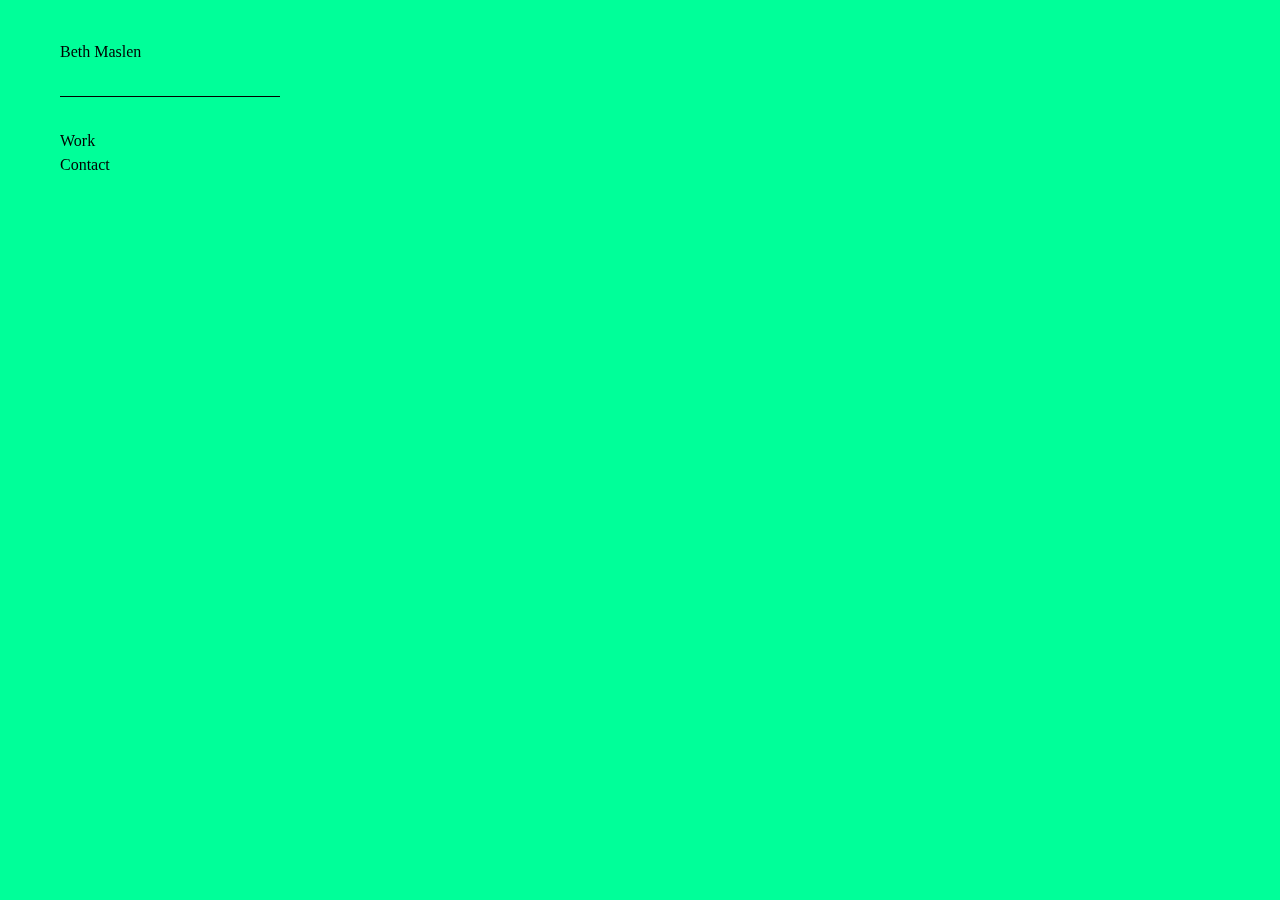
<file: index.html>
<!DOCTYPE html>

<html lang="en">

<head>
  <meta charset="utf-8" />
  <title>Beth Maslen</title>
  <meta name="viewport" content="width=device-width, initial-scale=1.0" />
  <link rel="stylesheet" href="styles.css" />
  <link rel="icon" type="image/x-icon" href="/bm-fav.ico">
</head>

<body>
  <div class="floating-frame" role="navigation" aria-label="Main Navigation">
    <span>
      Beth Maslen
    </span>

    <hr class="menu-hr" />

    <a href="bethmaslen.github.io/work">Work</a><br />
    <a href="mailto:info@bethmaslen.com">Contact</a><br />
  </div>
</body>

</html>
</file>
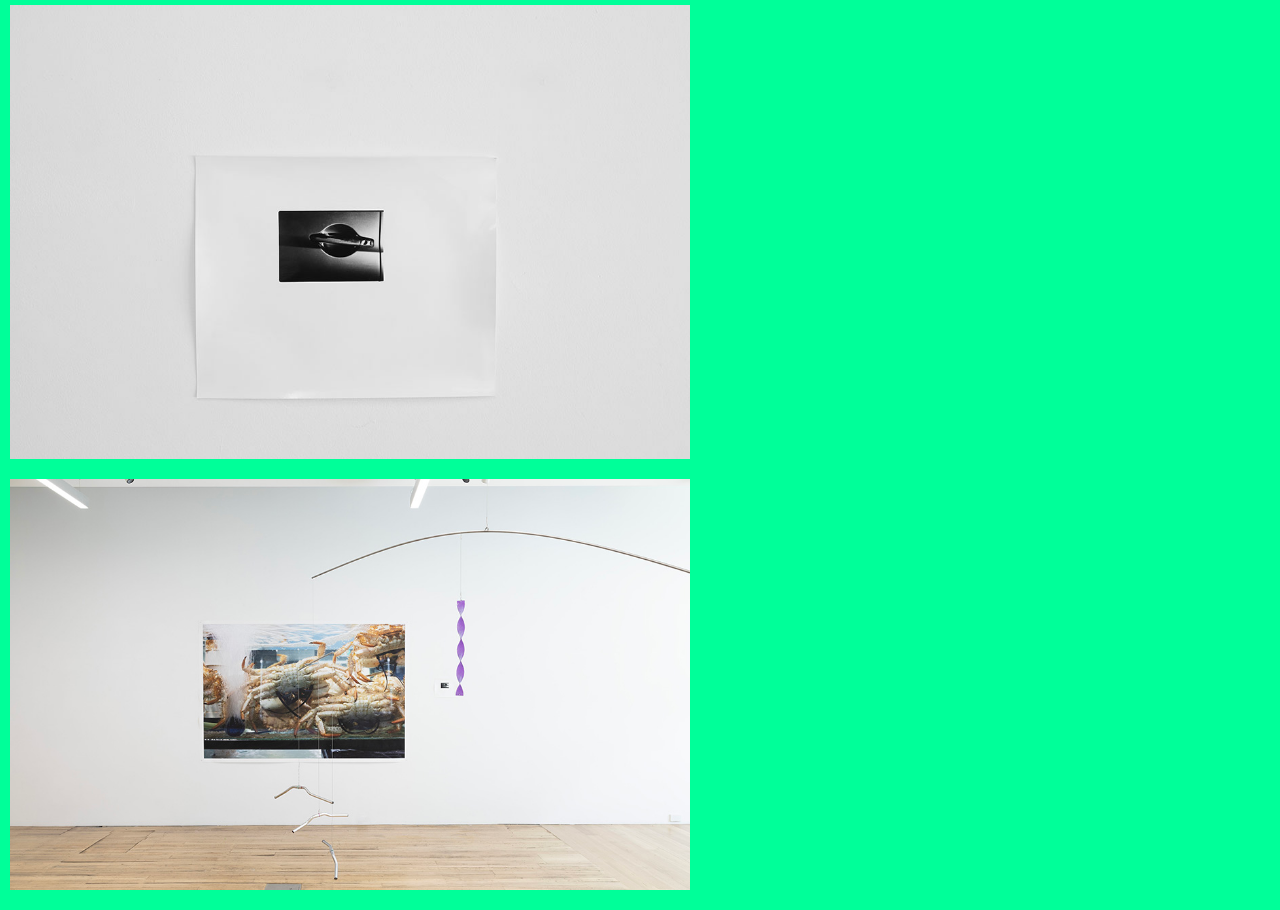
<file: work/500-roses.html>
<!doctype html>
<html lang="en">

<head>
  <meta charset="utf-8">
  <title>500 roses</title>
  <meta name="robots" content="noindex">
  <meta name="viewport" content="width=device-width, initial-scale=1.0" />
  <link rel="stylesheet" href="/styles.css" />
</head>

<body class="body-work">
  <div class="content-body">
    <img src="assets/500-roses/IMG_0771.JPG" alt="">
    <img src="assets/500-roses/IMG_0774.jpg" alt="">
    <img src="assets/500-roses/IMG_0780.jpg" alt="">
    <img src="assets/500-roses/IMG_0785.jpg" alt="">
    <img src="assets/500-roses/IMG_0807.jpg" alt="">
    <img src="assets/500-roses/IMG_0808.jpg" alt="">
    <img src="assets/500-roses/IMG_0809.JPG" alt="">
    <img src="assets/500-roses/IMG_0811.jpg" alt="">
    <img src="assets/500-roses/IMG_0831.jpg" alt="">
    <img src="assets/500-roses/IMG_0832.JPG" alt="">
    <img src="assets/500-roses/IMG_0855.jpg" alt="">
    <img src="assets/500-roses/IMG_0872.JPG" alt="">
    <img src="assets/500-roses/IMG_0883.jpg" alt="">
    <img src="assets/500-roses/IMG_0895.jpg" alt="">
    <img src="assets/500-roses/IMG_0918.JPG" alt="">
    <img src="assets/500-roses/IMG_0922.jpg" alt="">
    <img src="assets/500-roses/IMG_0924.jpg" alt="">

    <hr class="work-hr" />
    <p>
      A large sculpture rotating in part with studio debris whilst a steady observer looks on. All doors stay open.
    </p>
    <hr class="work-hr" />

    <p>
      <a href="#" id="reset-link">
        << </a>
    </p>

  </div>

  <script>
    document.getElementById('reset-link').addEventListener('click', function (event) {
      event.preventDefault();
      parent.document.getElementById('content-frame').src = '';
      parent.document.querySelector('.menu').style.display = 'block';
    });
  </script>
  </div>
</body>

</html>
</file>
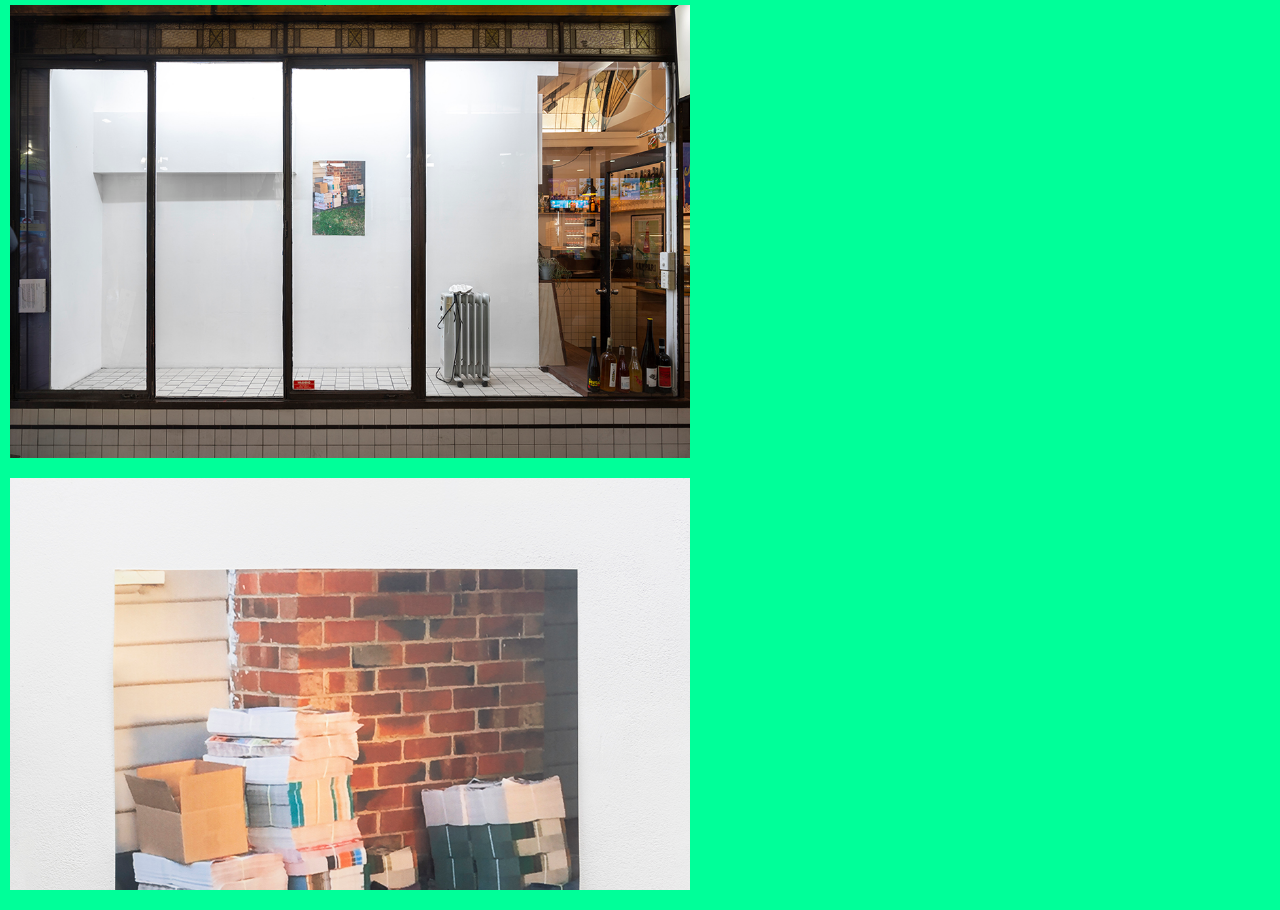
<file: work/come-with.html>
<!DOCTYPE html>
<html lang="en">

<head>
  <meta charset="utf-8" />
  <title>Come with me</title>
  <meta name="robots" content="noindex" />
  <meta name="viewport" content="width=device-width, initial-scale=1.0" />
  <link rel="stylesheet" href="/styles.css" />
</head>

<body class="body-work">
  <div class="content-body">
    <img src="assets/come-with/9565.jpg" alt="" />
    <img src="assets/come-with/9583.jpg" alt="" />
    <img src="assets/come-with/9592.jpg" alt="" />

    <hr class="work-hr" />

    <p>Accompanied by a short story written by Emma Nixon</p>

    <hr class="work-hr" />

    <p>
      <a href="#" id="reset-link">
        << </a>
    </p>

  </div>

  <script>
    document.getElementById('reset-link').addEventListener('click', function (event) {
      event.preventDefault();
      parent.document.getElementById('content-frame').src = '';
      parent.document.querySelector('.menu').style.display = 'block';
    });
  </script>

  </div>
</body>

</html>
</file>
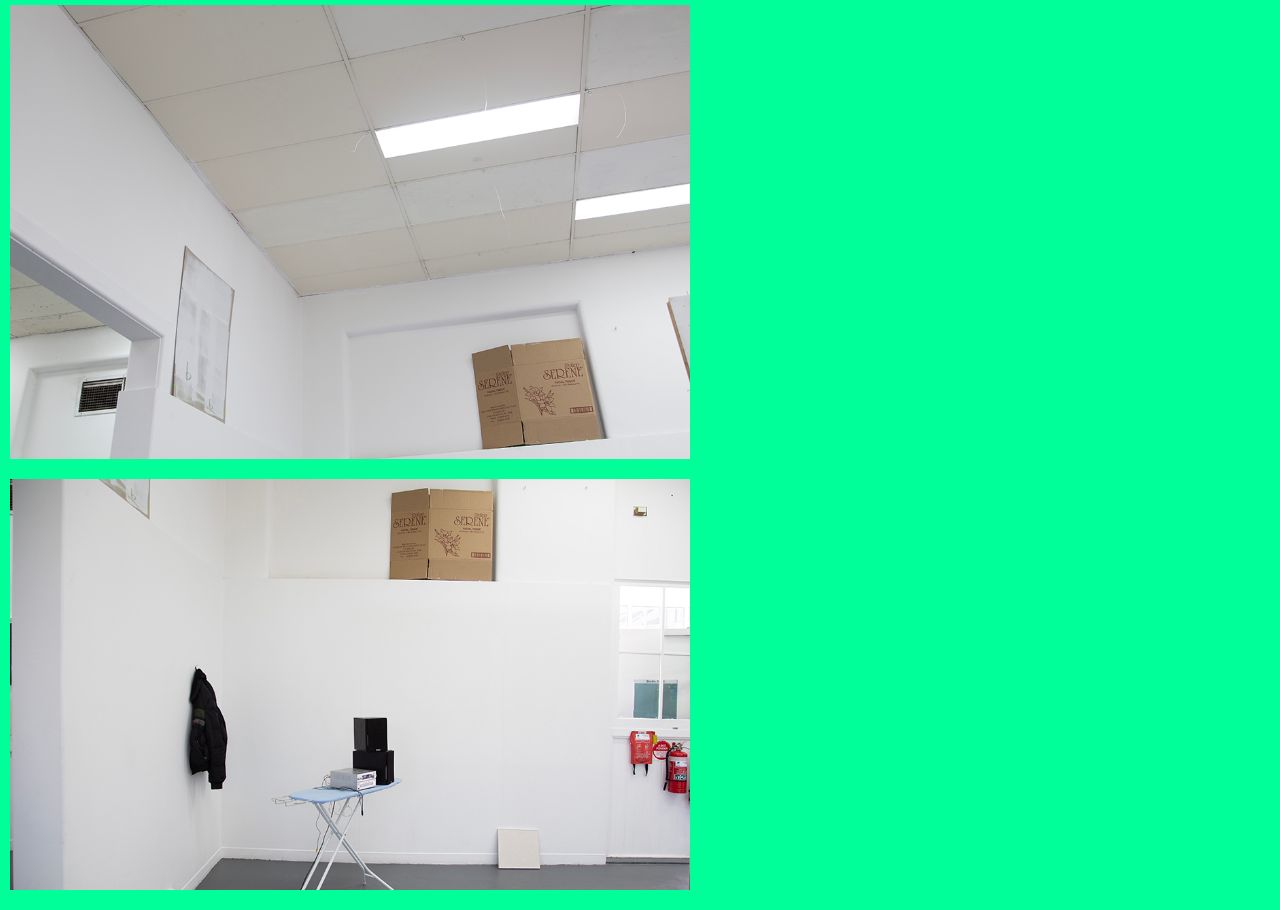
<file: work/i-i-i.html>
<!DOCTYPE html>
<html lang="en">

<head>
  <meta charset="utf-8" />
  <title>I,I,I believe in you</title>
  <meta name="robots" content="noindex" />
  <meta name="viewport" content="width=device-width, initial-scale=1.0" />
  <link rel="stylesheet" href="/styles.css" />
</head>

<body class="body-work">
  <div class="content-body">
    <img src="assets/i-i-i/IMG_8481.jpg" alt="" />
    <img src="assets/i-i-i/IMG_8484.jpg" alt="" />
    <img src="assets/i-i-i/IMG_8487.jpg" alt="" />
    <img src="assets/i-i-i/IMG_8535.jpg" alt="" />

    <hr class="work-hr" />

    <p>
      <a href="#" id="reset-link">
        << </a>
    </p>

  </div>

  <script>
    document.getElementById('reset-link').addEventListener('click', function (event) {
      event.preventDefault();
      parent.document.getElementById('content-frame').src = '';
      parent.document.querySelector('.menu').style.display = 'block';
    });
  </script>

  </div>
</body>

</html>
</file>
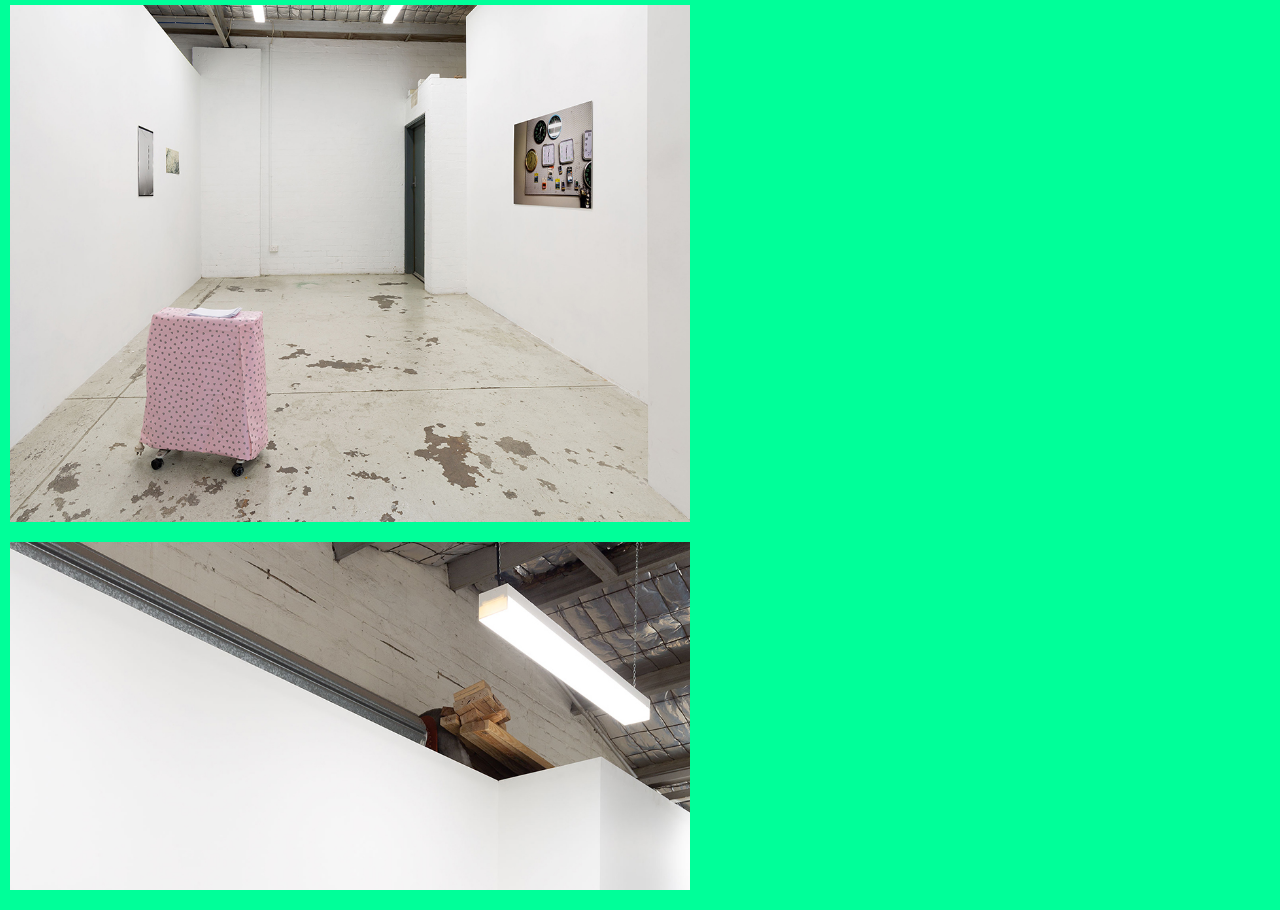
<file: work/making-sure.html>
<!DOCTYPE html>
<html lang="en">

<head>
  <meta charset="utf-8" />
  <title>Making sure</title>
  <meta name="robots" content="noindex" />
  <meta name="viewport" content="width=device-width, initial-scale=1.0" />
  <link rel="stylesheet" href="/styles.css" />
</head>

<body class="body-work">
  <div class="content-body">
    <img src="assets/making-sure/22-9_Maslen_1.jpg" alt="" />
    <img src="assets/making-sure/22-9_Maslen_4.jpg" alt="" />
    <img src="assets/making-sure/22-9_Maslen_5.jpg" alt="" />
    <img src="assets/making-sure/22-9_Maslen_6.jpg" alt="" />
    <img src="assets/making-sure/22-9_Maslen_7.jpg" alt="" />
    <img src="assets/making-sure/22-9_Maslen_8.jpg" alt="" />
    <img src="assets/making-sure/22-9_Maslen_9.jpg" alt="" />

    <hr class="work-hr" />
    <p>
      Three photographs, a wrapped radiator and a short story; various
      personal instruments of measurement for personal concerns
    </p>
    <hr class="work-hr" />

    <p>
      <a href="#" id="reset-link">
        << </a>
    </p>

  </div>

  <script>
    document.getElementById('reset-link').addEventListener('click', function (event) {
      event.preventDefault();
      parent.document.getElementById('content-frame').src = '';
      parent.document.querySelector('.menu').style.display = 'block';
    });
  </script>
</body>

</html>
</file>
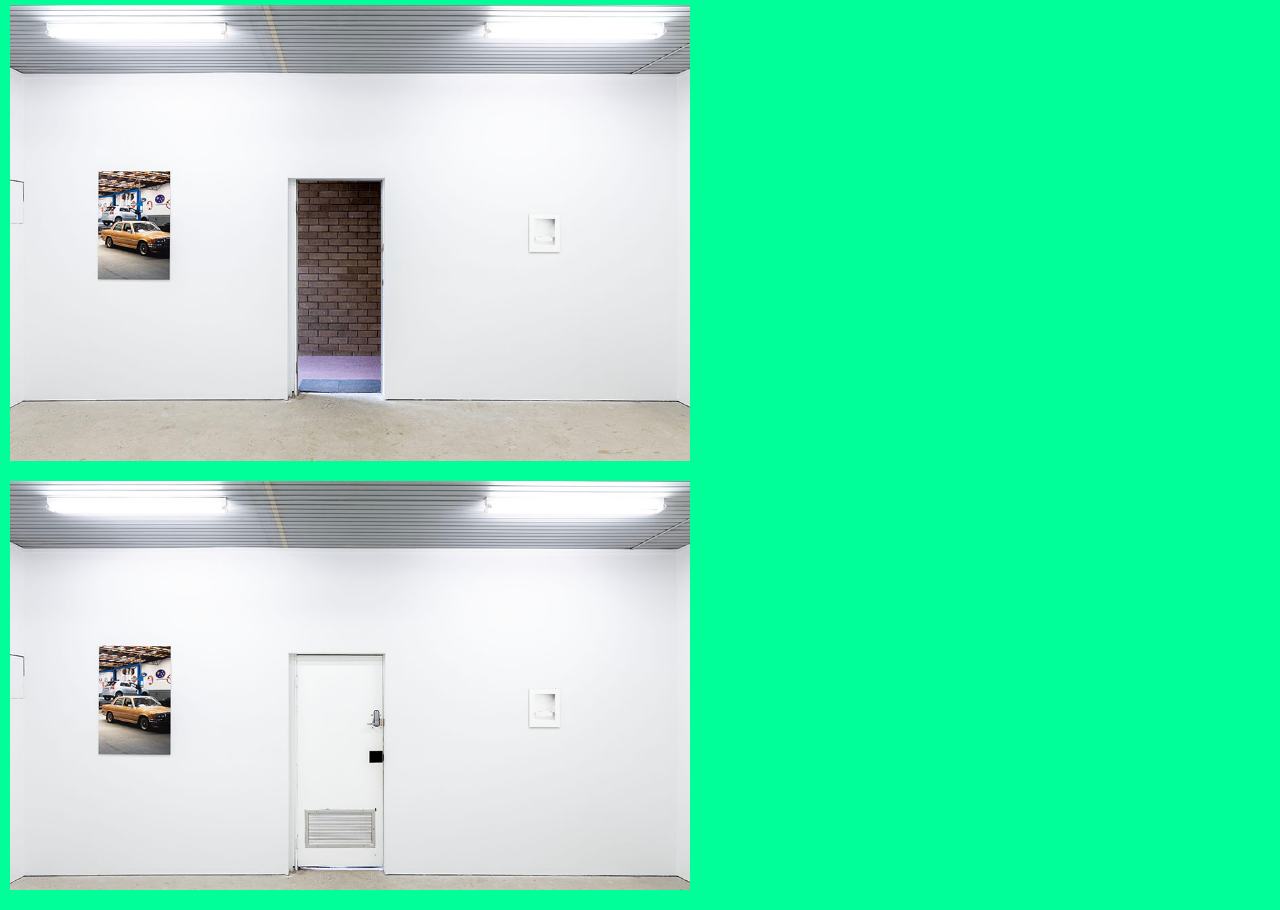
<file: work/maternal-figures.html>
<!DOCTYPE html>
<html lang="en">

<head>
  <meta charset="utf-8" />
  <title>Maternal figures</title>
  <meta name="robots" content="noindex" />
  <meta name="viewport" content="width=device-width, initial-scale=1.0" />
  <link rel="stylesheet" href="/styles.css" />
</head>

<body class="body-work">
  <div class="content-body">
    <img src="assets/maternal-figures/BethMaslenAH03 copy.jpg" alt="" />
    <img src="assets/maternal-figures/BethMaslenAH02 copy.jpg" alt="" />
    <img src="assets/maternal-figures/BethMaslenAH05 copy.jpg" alt="" />
    <img src="assets/maternal-figures/BethMaslenAH07 copy.jpg" alt="" />
    <img src="assets/maternal-figures/BethMaslenAH08 copy.jpg" alt="" />
    <img src="assets/maternal-figures/BethMaslenAH06 copy.jpg" alt="" />
    <img src="assets/maternal-figures/BethMaslenAH04 copy.jpg" alt="" />
    <img src="assets/maternal-figures/BethMaslenAH01 copy.jpg" alt="" />
    <img src="assets/maternal-figures/BethMaslenAH09 copy.jpg" alt="" />
    <img src="assets/maternal-figures/BethMaslenAH10 copy.jpg" alt="" />
    <img src="assets/maternal-figures/IMG_6499.jpg" alt="" />
    <img src="assets/maternal-figures/IMG_6501.jpg" alt="" />
    <img src="assets/maternal-figures/IMG_6502.jpg" alt="" />
    <img src="assets/maternal-figures/IMG_6505.jpg" alt="" />
    <img src="assets/maternal-figures/IMG_6506.jpg" alt="" />
    <img src="assets/maternal-figures/IMG_6507.jpg" alt="" />
    <img src="assets/maternal-figures/IMG_6508.jpg" alt="" />
    <img src="assets/maternal-figures/IMG_6510.jpg" alt="" />
    <img src="assets/maternal-figures/IMG_6511.jpg" alt="" />
    <img src="assets/maternal-figures/IMG_6524.jpg" alt="" />
    <img src="assets/maternal-figures/IMG_6525.jpg" alt="" />
    <img src="assets/maternal-figures/IMG_6526.jpg" alt="" />
    <img src="assets/maternal-figures/IMG_6570.jpg" alt="" />
    <img src="assets/maternal-figures/IMG_6572.jpg" alt="" />
    <img src="assets/maternal-figures/IMG_6573.jpg" alt="" />
    <img src="assets/maternal-figures/IMG_6576.jpg" alt="" />
    <img src="assets/maternal-figures/IMG_6577.jpg" alt="" />

    <hr class="work-hr" />
    <p>
      I wail all day for the shooting stars I miss<br /><br />
      The bird is a wooden horse in which she sneaks.
      <i>Enclosed total war.</i> Several other clay birds are wrapped in a
      blue sheet inside a bucket with a lid that says *BETH MASLEN - PLEASE
      DON'T OPEN UNTIL 2025* <br /><br />
      Napkins are folded like animals by people in restaurants and you see
      them later on the street. No longer are they objects but the register of
      a satisfied subject<br /><br />
      Brass arms bend around from the centre and up to meet the globe. Where
      the ends and the light begins feels like the structure of a joke. Where
      the inside is covered and the outside has to be shown are all decisions
      which can be taken seriously or not
      <br /><br />
      Hoisted in the air, the mechanic can properly see her guts.<br />
      Heaviness is no problem with contemporary engineering <br /><br />
      Portraits of the women I love, portraits of the women I love
    </p>

    <hr class="work-hr" />

    <p>
      <a href="#" id="reset-link">
        << </a>
    </p>

  </div>

  <script>
    document.getElementById('reset-link').addEventListener('click', function (event) {
      event.preventDefault();
      parent.document.getElementById('content-frame').src = '';
      parent.document.querySelector('.menu').style.display = 'block';
    });
  </script>

</body>

</html>
</file>
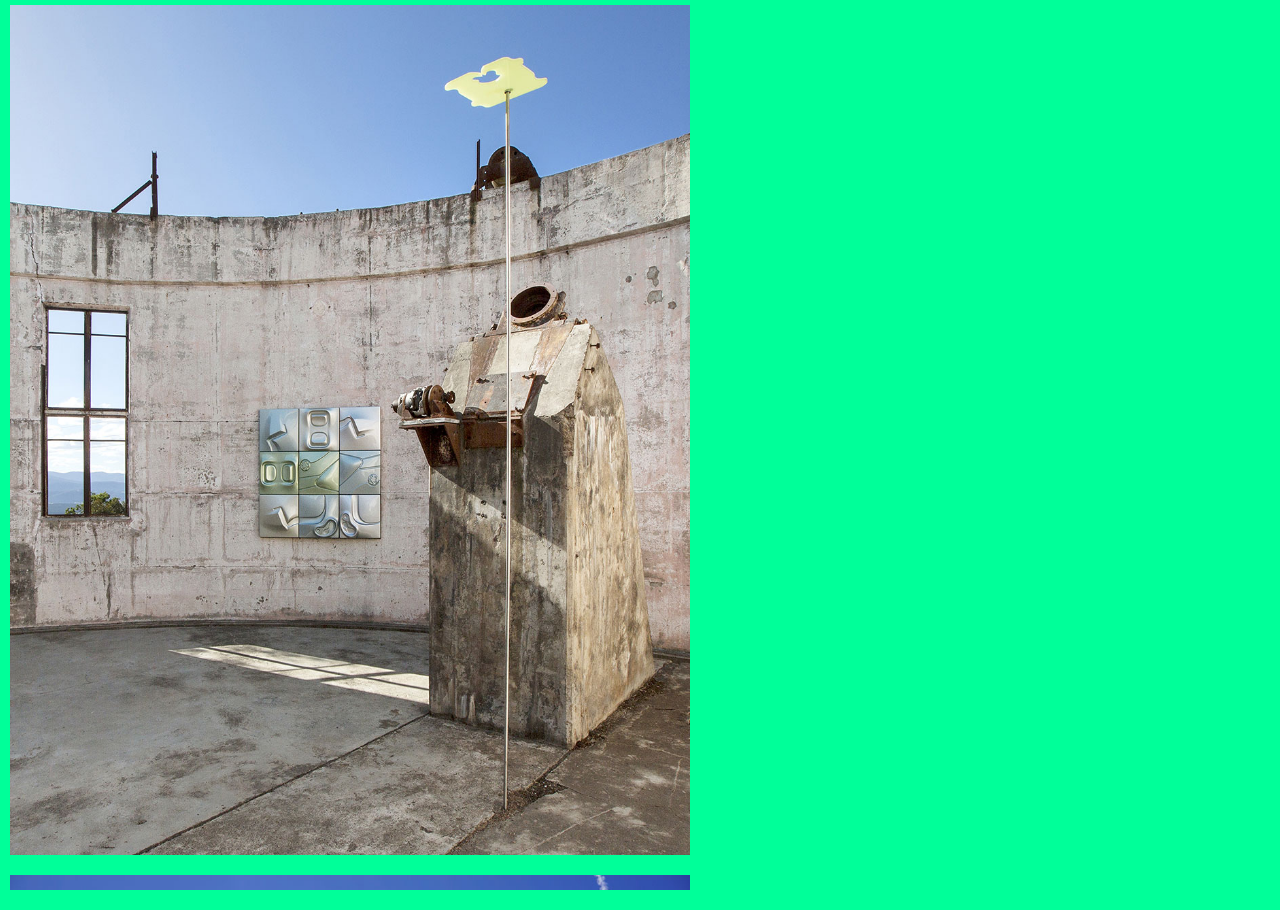
<file: work/moth-lamps.html>
<!DOCTYPE html>
<html lang="en">

<head>
    <meta charset="utf-8" />
    <title>Moth lamps</title>
    <meta name="robots" content="noindex" />
    <meta name="viewport" content="width=device-width, initial-scale=1.0" />
    <link rel="stylesheet" href="/styles.css" />
</head>

<body class="body-work">
    <div class="content-body">
        <img src="assets/moth-lamps/13.-PP-BM_DP_D0A2874.jpg" alt="" />
        <img src="assets/moth-lamps/DSC02338.JPG" alt="" />
        <img src="assets/moth-lamps/DSC02346.JPG" alt="" />
        <img src="assets/moth-lamps/IMG_9972.JPG" alt="" />
        <img src="assets/moth-lamps/IMG_9973.JPG" alt="" />
        <img src="assets/moth-lamps/Beth_IMG_9828.JPG" alt="" />
        <img src="assets/moth-lamps/IMG_9975.JPG" alt="" />
        <img src="assets/moth-lamps/Moth Lamp.jpeg" alt="" />
        <img src="assets/moth-lamps/19.-BM-night_9973.jpg" alt="" />

        <hr class="work-hr" />
        <p>Outdoor structures that serve somewhat as a way to deter moths</p>
        <hr class="work-hr" />

        <p>
            <a href="#" id="reset-link">
                << </a>
        </p>

    </div>

    <script>
        document.getElementById('reset-link').addEventListener('click', function (event) {
            event.preventDefault();
            parent.document.getElementById('content-frame').src = '';
            parent.document.querySelector('.menu').style.display = 'block';
        });
    </script>
    </div>
</body>

</html>
</file>
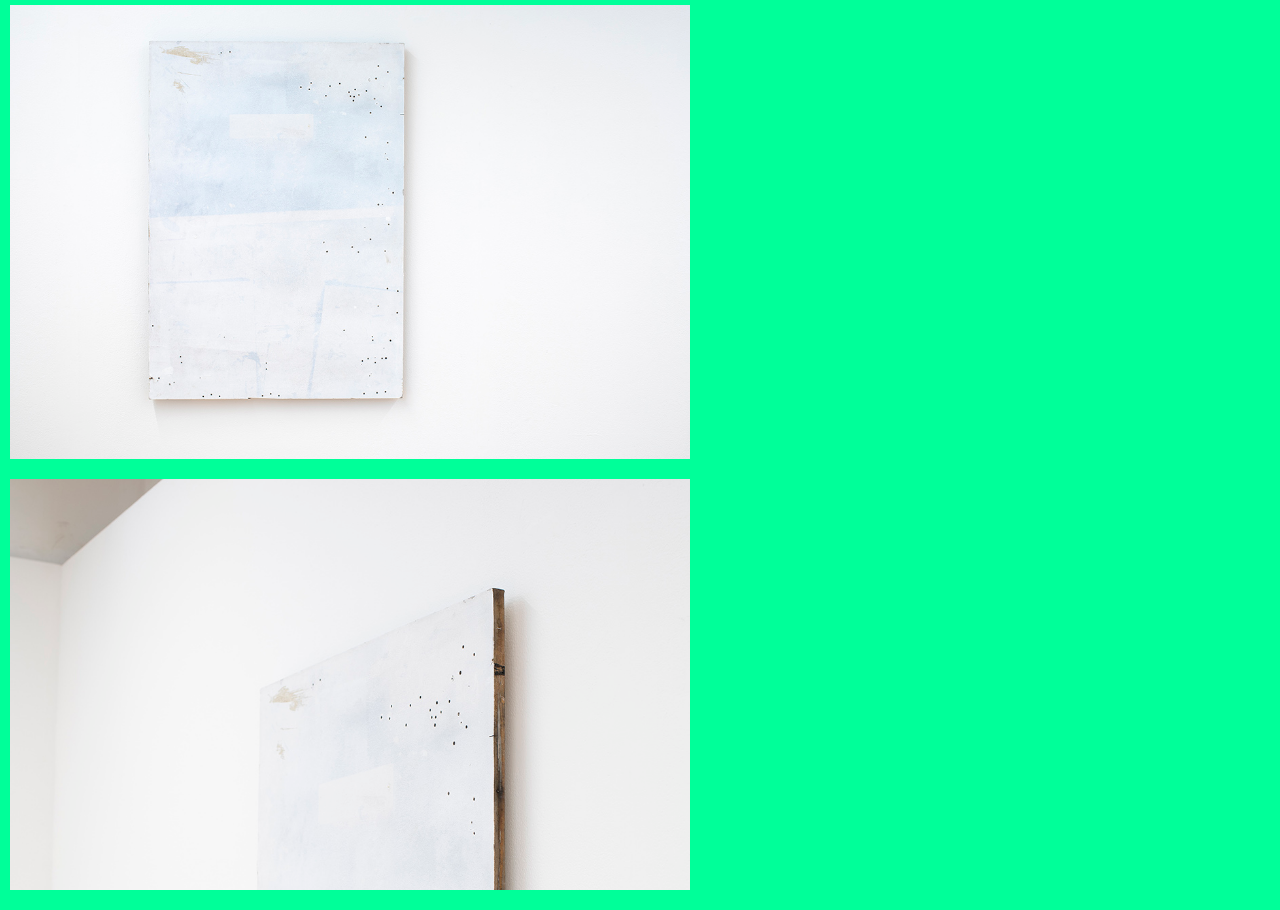
<file: work/practice.html>
<!DOCTYPE html>
<html lang="en">

<head>
  <meta charset="utf-8" />
  <title>Practice</title>
  <meta name="robots" content="noindex" />
  <meta name="viewport" content="width=device-width, initial-scale=1.0" />
  <link rel="stylesheet" href="/styles.css" />
</head>

<body class="body-work">
  <div class="content-body">
    <img src="assets/practice/4_Beth Maslen, Untitled (constellation), 2020.jpg" alt="" />
    <img src="assets/practice/5_Beth Maslen, Untitled (constellation), 2020 installation view.jpg" alt="" />
    <img src="assets/practice/8_Beth Maslen, Images of full roundness, 2020.jpg" alt="" />
    <img src="assets/practice/9_Beth Maslen, Images of full roundness, 2020 detail.jpg" alt="" />
    <img src="assets/practice/10_Beth Maslen, Images of full roundness, 2020 detail 2.jpg" alt="" />

    <hr class="work-hr" />
    <p>A diagram of a practice</p>
    <hr class="work-hr" />

    <p>
      <a href="#" id="reset-link">
        << </a>
    </p>

  </div>

  <script>
    document.getElementById('reset-link').addEventListener('click', function (event) {
      event.preventDefault();
      parent.document.getElementById('content-frame').src = '';
      parent.document.querySelector('.menu').style.display = 'block';
    });
  </script>
  </div>
</body>

</html>
</file>
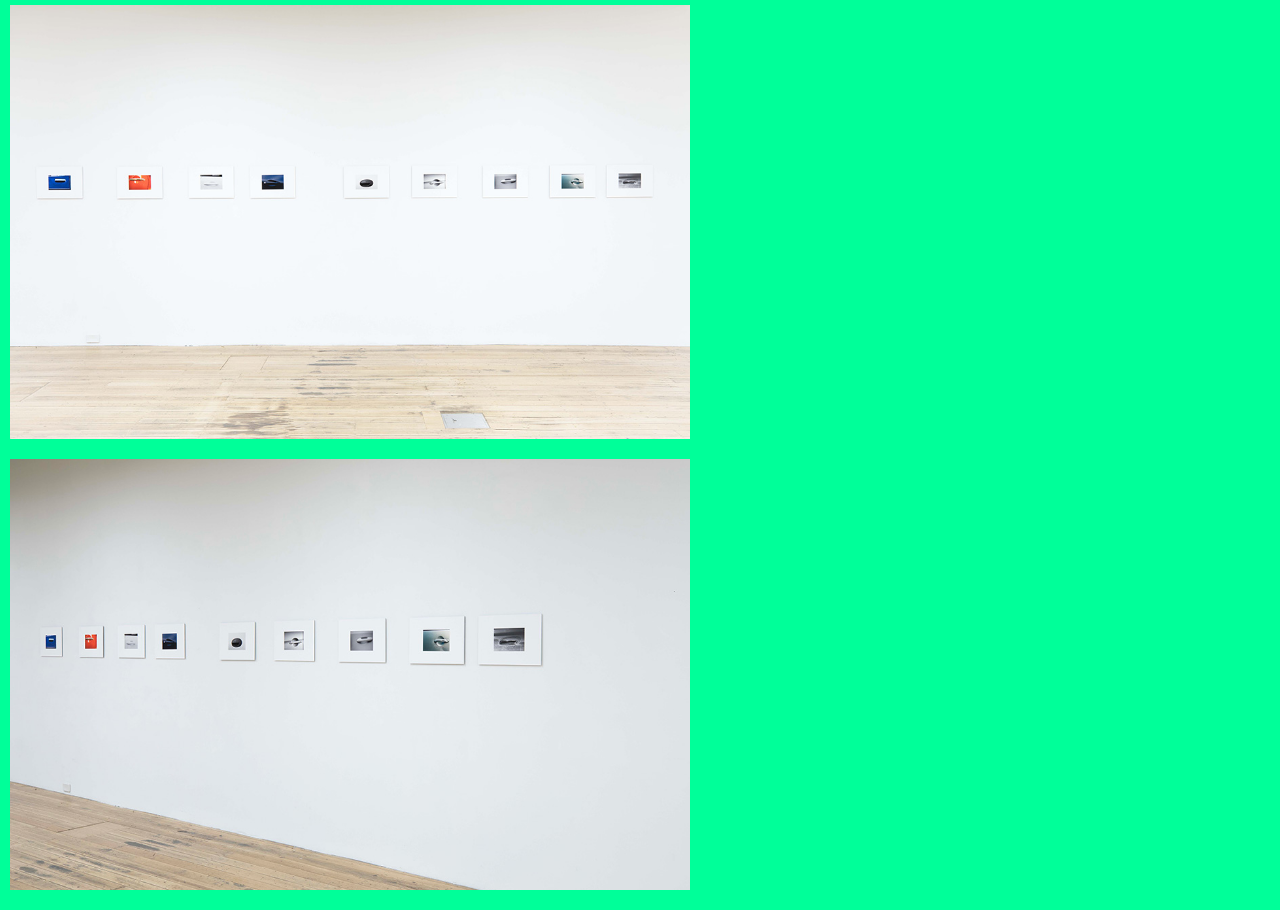
<file: work/saturn-is.html>
<!DOCTYPE html>
<html lang="en">

<head>
  <meta charset="utf-8" />
  <title>Saturn is so beautiful</title>
  <meta name="robots" content="noindex" />
  <meta name="viewport" content="width=device-width, initial-scale=1.0" />
  <link rel="stylesheet" href="/styles.css" />
</head>

<body class="body-work">
  <div class="content-body">
    <img src="assets/saturn-is/0P7A7949.jpg" alt="" />
    <img src="assets/saturn-is/0P7A7950.jpg" alt="" />
    <img src="assets/saturn-is/0P7A7951.jpg" alt="" />
    <img src="assets/saturn-is/0P7A7951 crop1.jpg" alt="" />
    <img src="assets/saturn-is/0P7A7951 crop2.jpg" alt="" />
    <img src="assets/saturn-is/0P7A7954.jpg" alt="" />
    <img src="assets/saturn-is/0P7A7960.jpg" alt="" />
    <img src="assets/saturn-is/0P7A7961.jpg" alt="" />
    <img src="assets/saturn-is/0P7A7967.jpg" alt="" />
    <img src="assets/saturn-is/0P7A7969.jpg" alt="" />
    <img src="assets/saturn-is/0P7A7977.jpg" alt="" />

    <hr class="work-hr" />
    <p>Car door handles and slip cast ashtrays</p>
    <hr class="work-hr" />

    <p>
      <a href="#" id="reset-link">
        << </a>
    </p>

  </div>

  <script>
    document.getElementById('reset-link').addEventListener('click', function (event) {
      event.preventDefault();
      parent.document.getElementById('content-frame').src = '';
      parent.document.querySelector('.menu').style.display = 'block';
    });
  </script>
  </div>
</body>

</html>
</file>
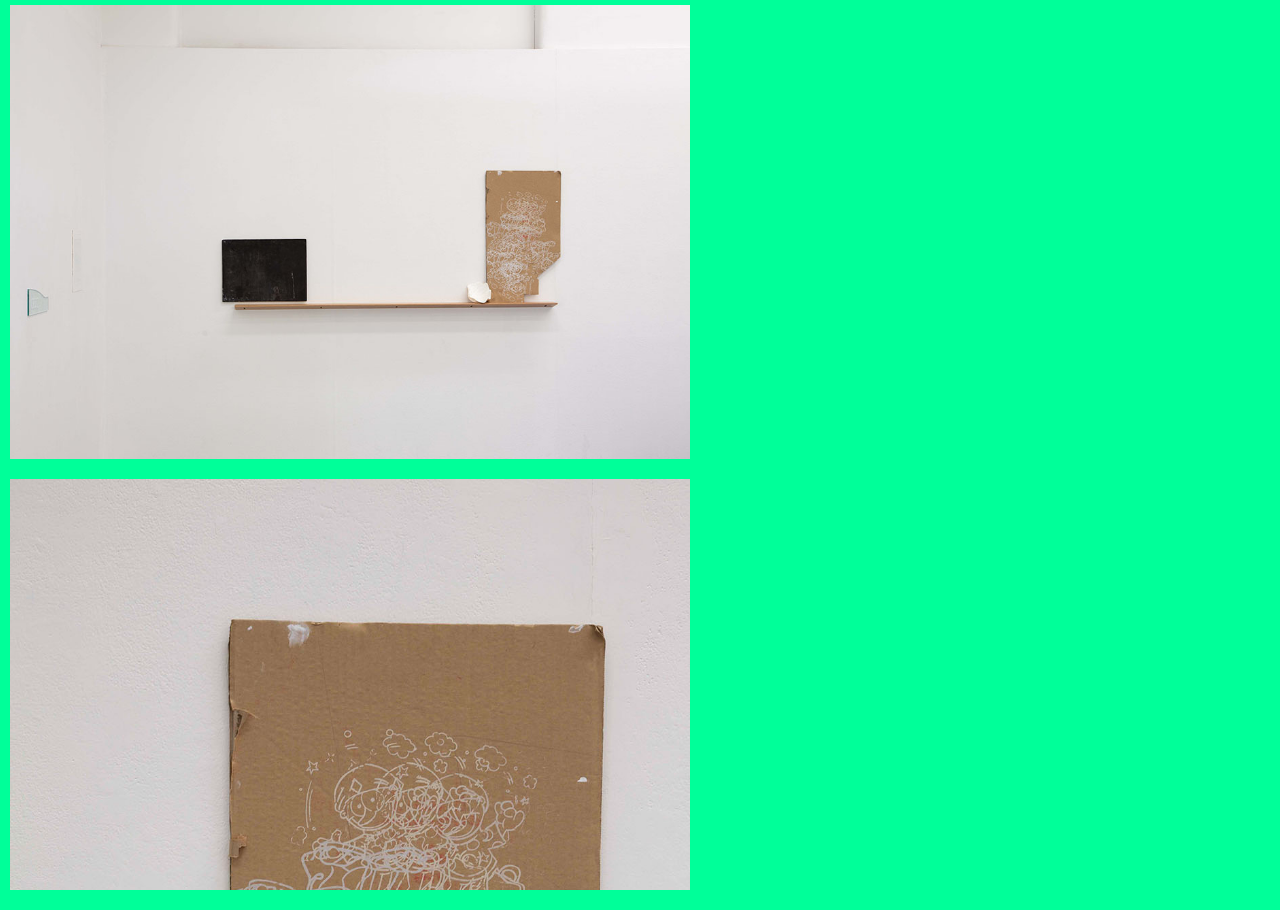
<file: work/spelling.html>
<!DOCTYPE html>
<html lang="en">

<head>
  <meta charset="utf-8" />
  <title>Spelling</title>
  <meta name="robots" content="noindex" />
  <meta name="viewport" content="width=device-width, initial-scale=1.0" />
  <link rel="stylesheet" href="/styles.css" />
</head>

<body class="body-work">
  <div class="content-body">
    <img src="assets/spelling/IMG_2563.jpg" alt="" />
    <img src="assets/spelling/IMG_2565.jpg" alt="" />
    <img src="assets/spelling/IMG_2566.jpg" alt="" />
    <img src="assets/spelling/IMG_2567.jpg" alt="" />

    <hr class="work-hr" />
    <p>Inspired in part by a Venetian love spell</p>
    <hr class="work-hr" />

    <p>
      <a href="#" id="reset-link">
        << </a>
    </p>

  </div>

  <script>
    document.getElementById('reset-link').addEventListener('click', function (event) {
      event.preventDefault();
      parent.document.getElementById('content-frame').src = '';
      parent.document.querySelector('.menu').style.display = 'block';
    });
  </script>
  </div>
</body>

</html>
</file>
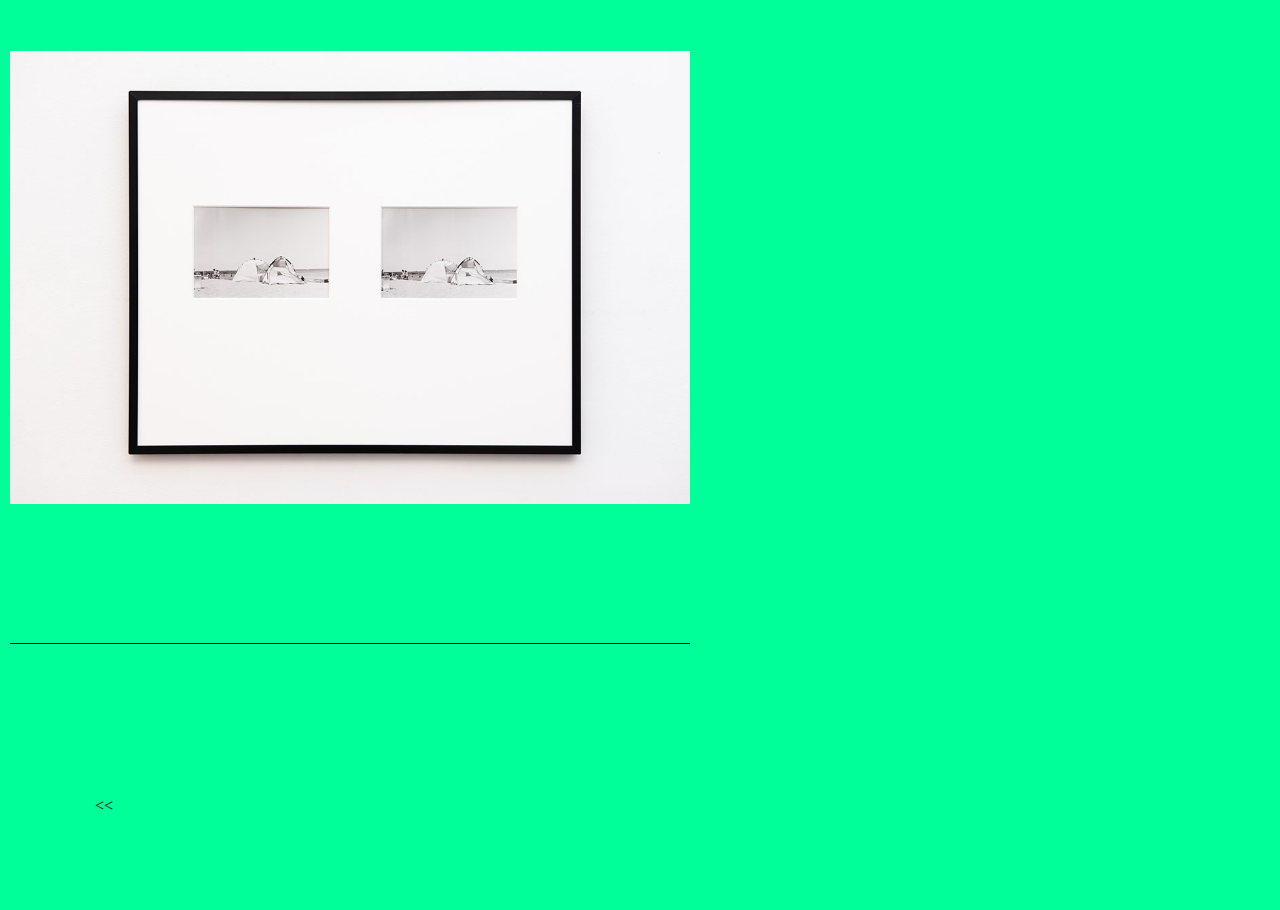
<file: work/two.html>
<!DOCTYPE html>
<html lang="en">

<head>
  <meta charset="utf-8" />
  <title>Two</title>
  <meta name="robots" content="noindex" />
  <meta name="viewport" content="width=device-width, initial-scale=1.0" />
  <link rel="stylesheet" href="/styles.css" />
</head>

<body class="body-work">
  <div class="content-body">
    <img src="assets/two/Savage Garden.jpg" alt="" />
    <hr class="work-hr" />

    <p>
      <a href="#" id="reset-link">
        << </a>
    </p>

  </div>

  <script>
    document.getElementById('reset-link').addEventListener('click', function (event) {
      event.preventDefault();
      parent.document.getElementById('content-frame').src = '';
      parent.document.querySelector('.menu').style.display = 'block';
    });
  </script>
  </div>
</body>

</html>
</file>
<file: styles.css>
.hamburger-icon {
  cursor: pointer;
  font-size: 24px;
  z-index: 1100;
  background-color: transparent;
  border-radius: 5px;
  display: block;
  margin-right: 10px;
}

#menu-toggle:checked ~ .floating-frame .menu,
#menu-toggle:checked ~ .menu ul {
  display: block;
}

#menu-toggle:not(:checked) ~ .floating-frame .menu {
  display: none;
}

.menu ul {
  list-style: none;
  padding: 0;
  margin: 0;
}

.floating-frame,
.menu {
  display: block;
  position: fixed;
  left: 40px;
  margin: 40px auto;
  width: 80%;
  padding: 0 20px;
  background-color: transparent;
  box-sizing: border-box;
  z-index: 1000;
}

.floating-frame {
  top: 0px;
}

.menu {
  top: 20px;
}

.menu ul li {
  display: flex;
  margin-bottom: 0px;
}

.menu ul li:first-child {
  margin-top: 1rem;
  margin-bottom: 1rem;
}

.menu ul li a {
  color: #000;
  text-decoration: none;
}

.menu ul li a:hover {
  font-style: italic;
}

html, body {
  height: 100%;
  margin: 0;
  padding: 0;
  overflow: hidden;
}

body {
  background-color: #00ff99;
  color: #000;
  line-height: 1.5rem;
  font-family: "Times New Roman", Times, serif;
  font-size: 1rem;
  max-width: 700px;
  display: flex;
  justify-content: center;
  align-items: center;
  height: 100vh;
  margin: 0;
  padding: 0;
  /*
  margin: 40px auto;
  padding: 0 20px;
  */
}

.body-work {
  box-sizing: border-box;
  overflow: hidden;
}

.menu-hr,
.work-hr {
  border: none;
  height: 1px;
  background-color: #000;
  margin: 2em 0;
}

.menu-hr {
  width: 220px;
}

.work-hr {
  width: 100%;
}

a {
  color: #000;
  text-decoration: none;
}

a:hover {
  font-style: italic;
}

img {
  max-width: 87%;
  align-content: center;
  margin: 5px 0 5px;
}

input {
  display: none;
}

iframe {
  max-width: 700px;
  width: 100%;                      
  height: 90vh;
  border: none;
  margin: 0 auto;
  position: fixed;
  transform: translateX(-50%, -50%);
  display: block;
  box-sizing: border-box;
  overflow: hidden;
}

.content-body {
  display: flex;
  flex-wrap: wrap;
  justify-content: center;
  align-items: center;
  gap: 10px;
  padding: 10px;
  box-sizing: border-box;
  height: 100%;
  overflow-y: auto;
  margin-bottom: 20px
}

.content-body img {
  max-width: 100%;
  height: auto;
  object-fit: cover;
  flex: 1 1 calc(33.333% - 20px);
  
}

.content-body p i {
  font-style: italic;
}

.content-body p,
.content-body i,
.subtext {
  text-align: left;
  width: 75%;
}

.subtext {
  font-size: 0.8rem;
}
</file>
